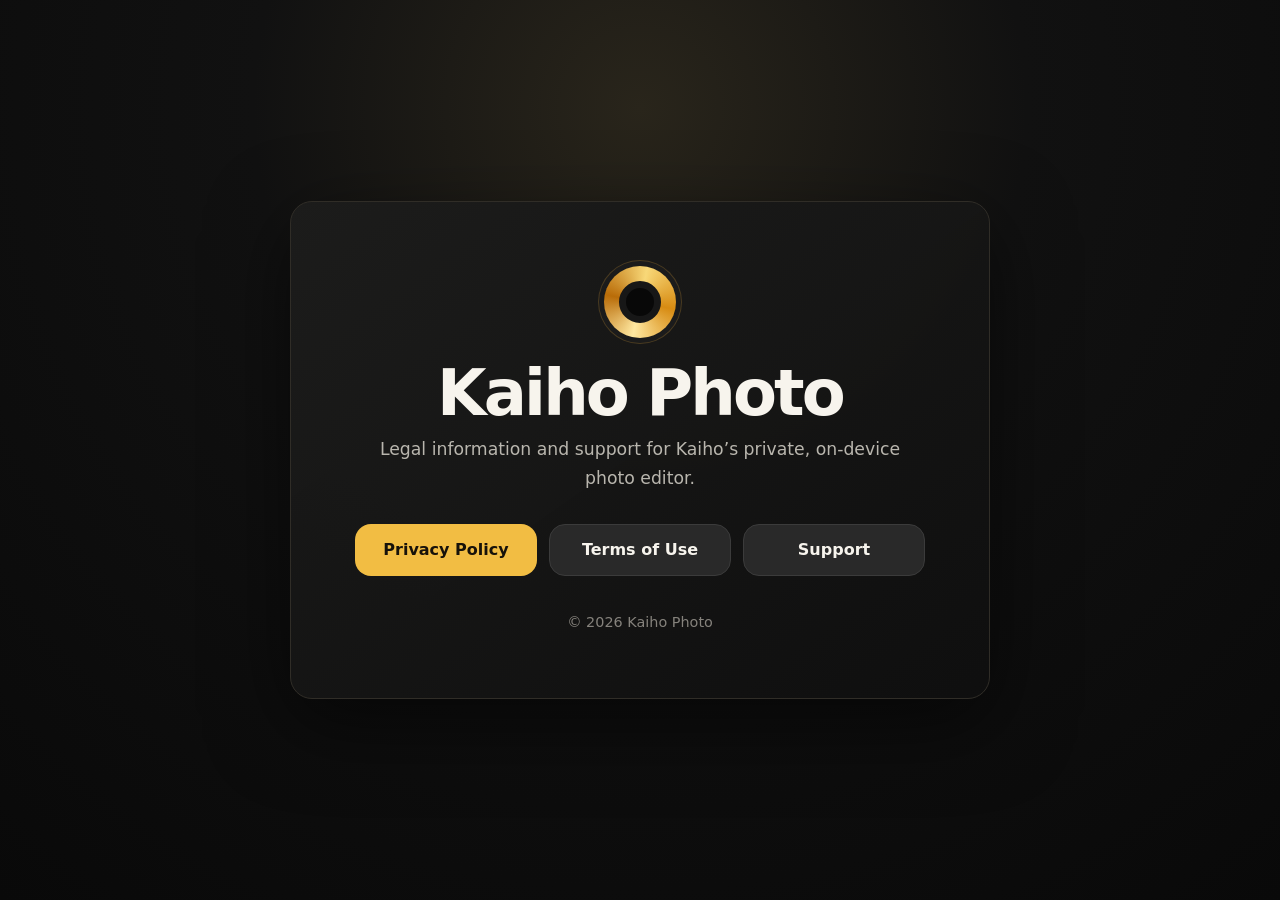
<file: index.html>
<!doctype html>
<html lang="en">
<head>
  <meta charset="utf-8">
  <meta name="viewport" content="width=device-width, initial-scale=1">
  <meta name="description" content="Kaiho Photo legal information and support.">
  <title>Kaiho Photo — Legal &amp; Support</title>
  <link rel="icon" href="favicon.svg" type="image/svg+xml">
  <link rel="stylesheet" href="assets/site.css">
</head>
<body class="landing">
  <main>
    <div class="mark" aria-hidden="true"></div>
    <h1>Kaiho Photo</h1>
    <p class="tagline">Legal information and support for Kaiho’s private, on-device photo editor.</p>
    <nav class="link-grid" aria-label="Legal and support links">
      <a href="privacy/">Privacy Policy</a>
      <a class="secondary" href="terms/">Terms of Use</a>
      <a class="secondary" href="support/">Support</a>
    </nav>
    <footer>&copy; 2026 Kaiho Photo</footer>
  </main>
</body>
</html>
</file>
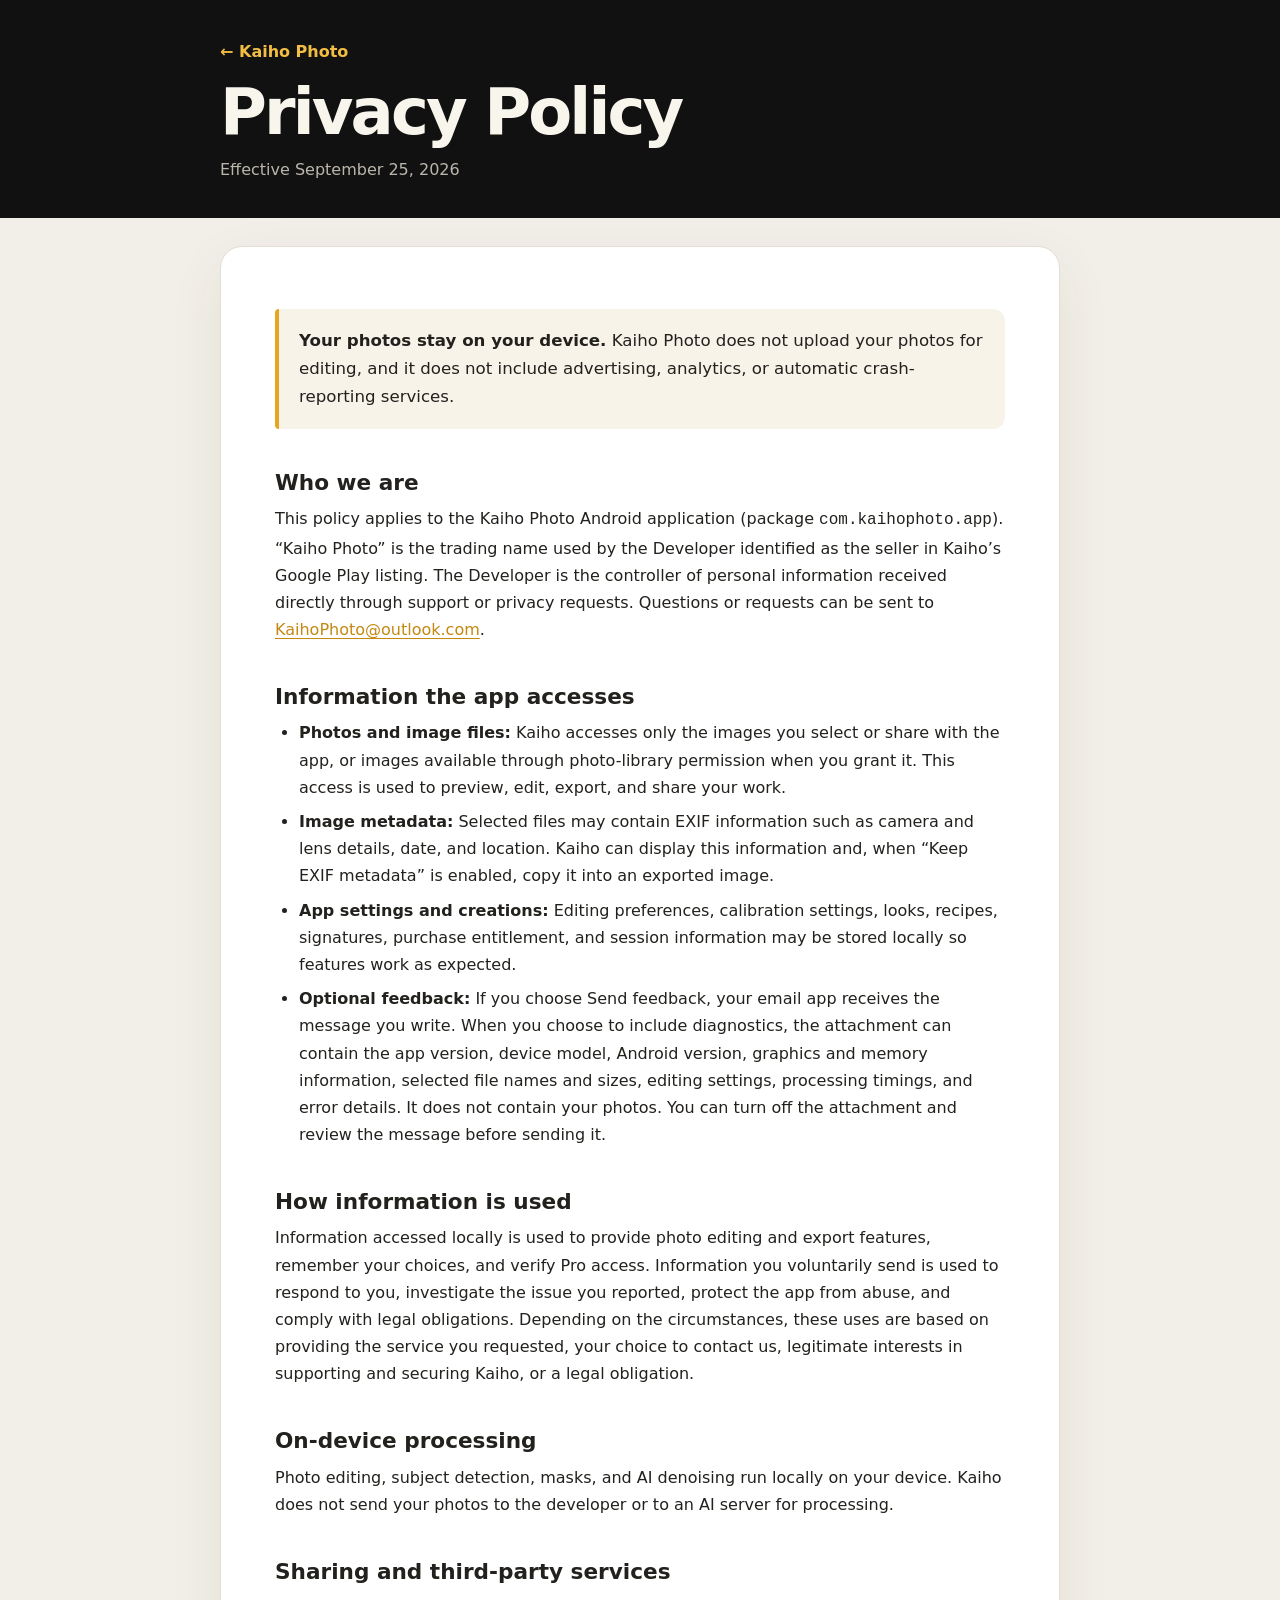
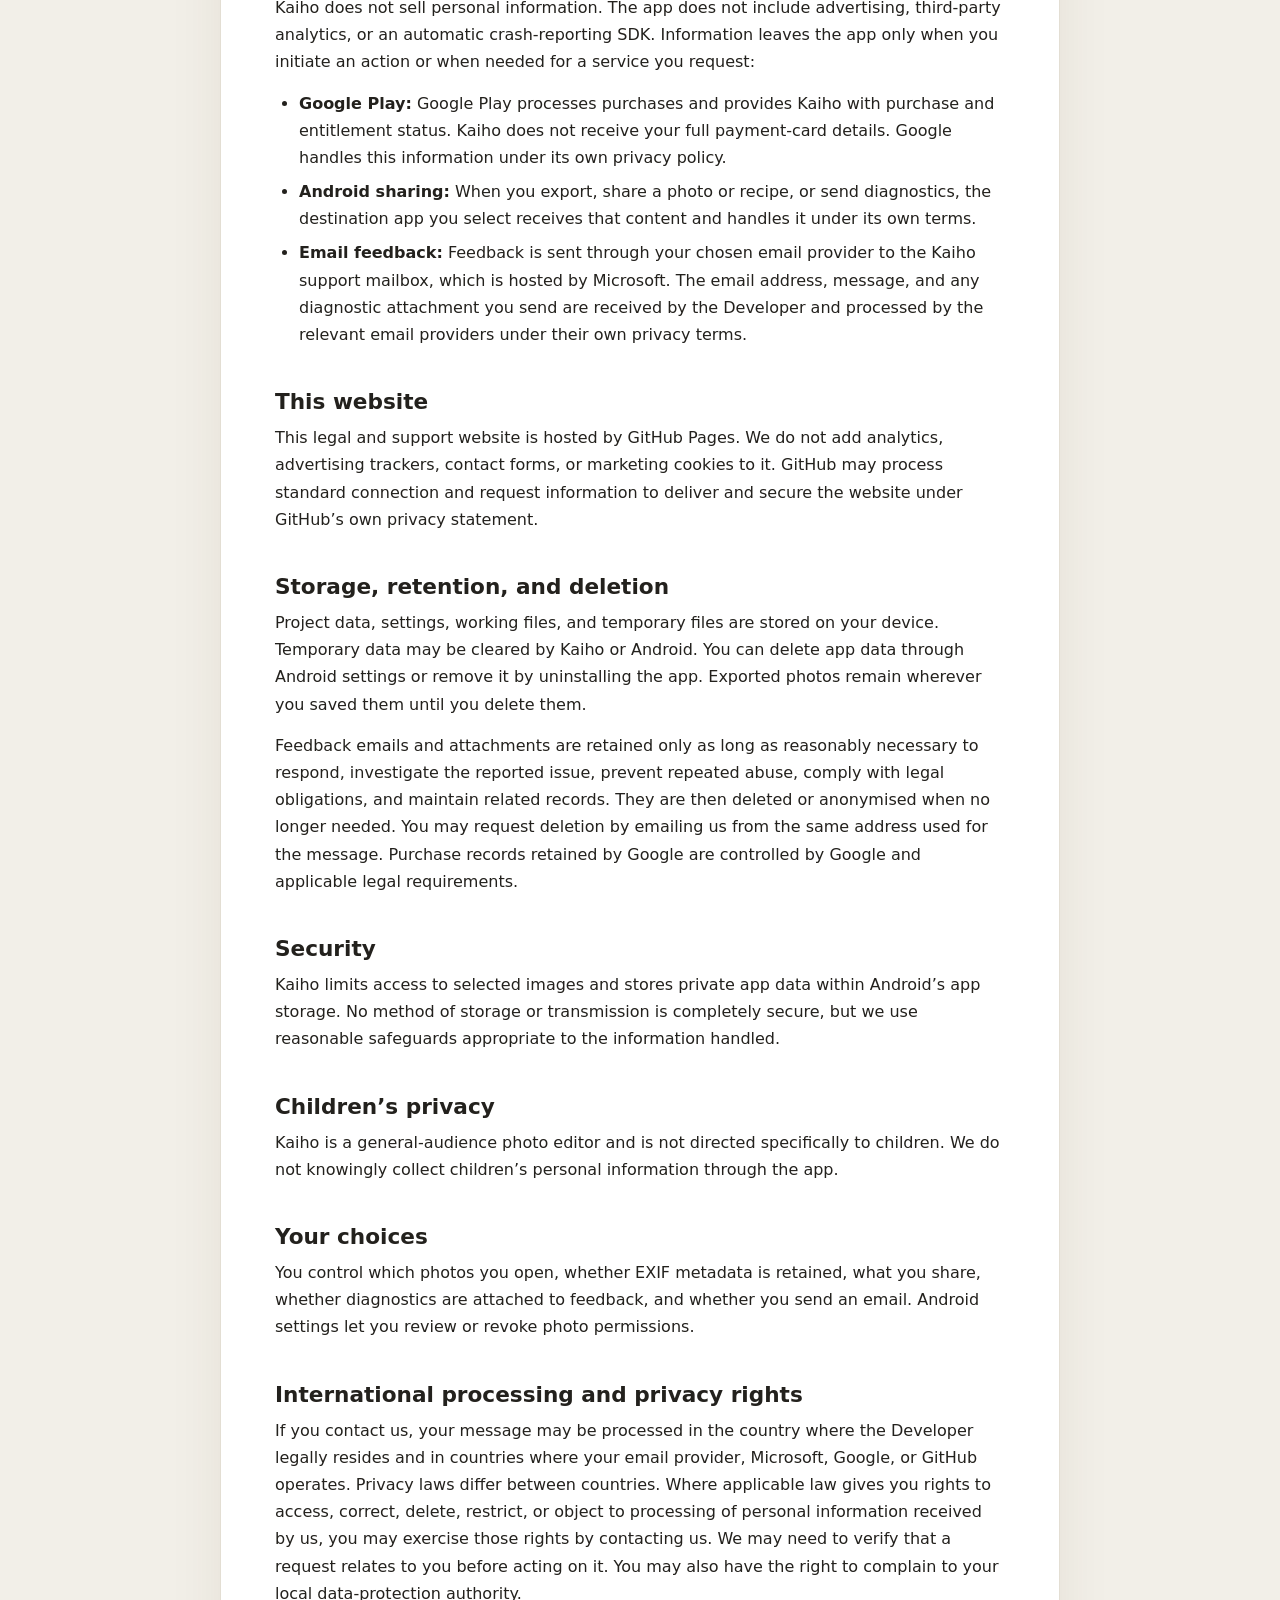
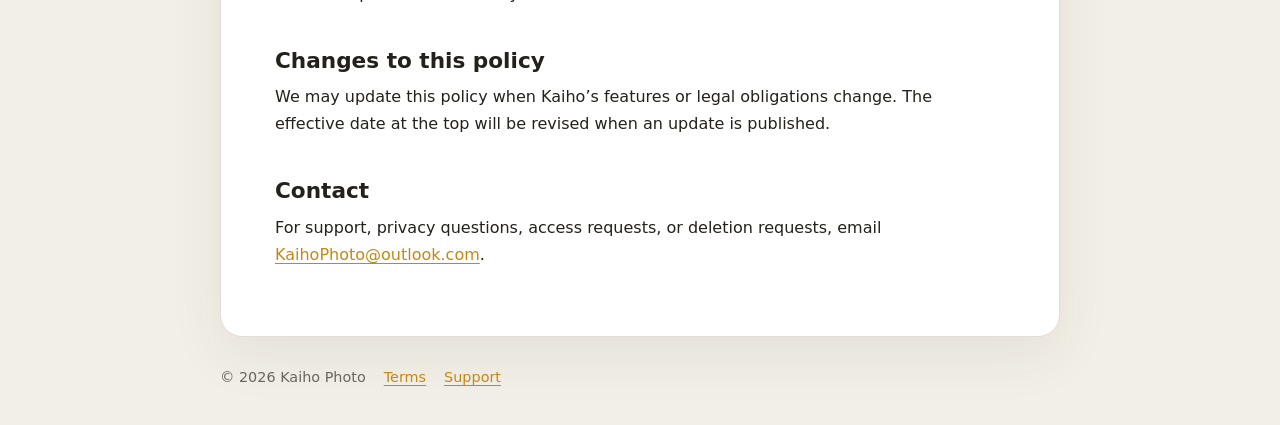
<file: privacy/index.html>
<!doctype html>
<html lang="en">
<head>
  <meta charset="utf-8">
  <meta name="viewport" content="width=device-width, initial-scale=1">
  <meta name="description" content="Privacy Policy for the Kaiho Photo Android application.">
  <title>Privacy Policy — Kaiho Photo</title>
  <link rel="icon" href="../favicon.svg" type="image/svg+xml">
  <link rel="stylesheet" href="../assets/site.css">
</head>
<body>
  <header><div class="header-inner">
    <a class="home-link" href="../">← Kaiho Photo</a>
    <h1>Privacy Policy</h1>
    <p>Effective September 25, 2026</p>
  </div></header>
  <main>
    <p class="summary"><strong>Your photos stay on your device.</strong> Kaiho Photo does not upload your photos for editing, and it does not include advertising, analytics, or automatic crash-reporting services.</p>

    <h2>Who we are</h2>
    <p>This policy applies to the Kaiho Photo Android application (package <code>com.kaihophoto.app</code>). “Kaiho Photo” is the trading name used by the Developer identified as the seller in Kaiho’s Google Play listing. The Developer is the controller of personal information received directly through support or privacy requests. Questions or requests can be sent to <a href="mailto:KaihoPhoto@outlook.com">KaihoPhoto@outlook.com</a>.</p>

    <h2>Information the app accesses</h2>
    <ul>
      <li><strong>Photos and image files:</strong> Kaiho accesses only the images you select or share with the app, or images available through photo-library permission when you grant it. This access is used to preview, edit, export, and share your work.</li>
      <li><strong>Image metadata:</strong> Selected files may contain EXIF information such as camera and lens details, date, and location. Kaiho can display this information and, when “Keep EXIF metadata” is enabled, copy it into an exported image.</li>
      <li><strong>App settings and creations:</strong> Editing preferences, calibration settings, looks, recipes, signatures, purchase entitlement, and session information may be stored locally so features work as expected.</li>
      <li><strong>Optional feedback:</strong> If you choose Send feedback, your email app receives the message you write. When you choose to include diagnostics, the attachment can contain the app version, device model, Android version, graphics and memory information, selected file names and sizes, editing settings, processing timings, and error details. It does not contain your photos. You can turn off the attachment and review the message before sending it.</li>
    </ul>

    <h2>How information is used</h2>
    <p>Information accessed locally is used to provide photo editing and export features, remember your choices, and verify Pro access. Information you voluntarily send is used to respond to you, investigate the issue you reported, protect the app from abuse, and comply with legal obligations. Depending on the circumstances, these uses are based on providing the service you requested, your choice to contact us, legitimate interests in supporting and securing Kaiho, or a legal obligation.</p>

    <h2>On-device processing</h2>
    <p>Photo editing, subject detection, masks, and AI denoising run locally on your device. Kaiho does not send your photos to the developer or to an AI server for processing.</p>

    <h2>Sharing and third-party services</h2>
    <p>Kaiho does not sell personal information. The app does not include advertising, third-party analytics, or an automatic crash-reporting SDK. Information leaves the app only when you initiate an action or when needed for a service you request:</p>
    <ul>
      <li><strong>Google Play:</strong> Google Play processes purchases and provides Kaiho with purchase and entitlement status. Kaiho does not receive your full payment-card details. Google handles this information under its own privacy policy.</li>
      <li><strong>Android sharing:</strong> When you export, share a photo or recipe, or send diagnostics, the destination app you select receives that content and handles it under its own terms.</li>
      <li><strong>Email feedback:</strong> Feedback is sent through your chosen email provider to the Kaiho support mailbox, which is hosted by Microsoft. The email address, message, and any diagnostic attachment you send are received by the Developer and processed by the relevant email providers under their own privacy terms.</li>
    </ul>

    <h2>This website</h2>
    <p>This legal and support website is hosted by GitHub Pages. We do not add analytics, advertising trackers, contact forms, or marketing cookies to it. GitHub may process standard connection and request information to deliver and secure the website under GitHub’s own privacy statement.</p>

    <h2>Storage, retention, and deletion</h2>
    <p>Project data, settings, working files, and temporary files are stored on your device. Temporary data may be cleared by Kaiho or Android. You can delete app data through Android settings or remove it by uninstalling the app. Exported photos remain wherever you saved them until you delete them.</p>
    <p>Feedback emails and attachments are retained only as long as reasonably necessary to respond, investigate the reported issue, prevent repeated abuse, comply with legal obligations, and maintain related records. They are then deleted or anonymised when no longer needed. You may request deletion by emailing us from the same address used for the message. Purchase records retained by Google are controlled by Google and applicable legal requirements.</p>

    <h2>Security</h2>
    <p>Kaiho limits access to selected images and stores private app data within Android’s app storage. No method of storage or transmission is completely secure, but we use reasonable safeguards appropriate to the information handled.</p>

    <h2>Children’s privacy</h2>
    <p>Kaiho is a general-audience photo editor and is not directed specifically to children. We do not knowingly collect children’s personal information through the app.</p>

    <h2>Your choices</h2>
    <p>You control which photos you open, whether EXIF metadata is retained, what you share, whether diagnostics are attached to feedback, and whether you send an email. Android settings let you review or revoke photo permissions.</p>

    <h2>International processing and privacy rights</h2>
    <p>If you contact us, your message may be processed in the country where the Developer legally resides and in countries where your email provider, Microsoft, Google, or GitHub operates. Privacy laws differ between countries. Where applicable law gives you rights to access, correct, delete, restrict, or object to processing of personal information received by us, you may exercise those rights by contacting us. We may need to verify that a request relates to you before acting on it. You may also have the right to complain to your local data-protection authority.</p>

    <h2>Changes to this policy</h2>
    <p>We may update this policy when Kaiho’s features or legal obligations change. The effective date at the top will be revised when an update is published.</p>

    <h2>Contact</h2>
    <p>For support, privacy questions, access requests, or deletion requests, email <a href="mailto:KaihoPhoto@outlook.com">KaihoPhoto@outlook.com</a>.</p>
  </main>
  <footer><div class="footer-links"><span>© 2026 Kaiho Photo</span><a href="../terms/">Terms</a><a href="../support/">Support</a></div></footer>
</body>
</html>
</file>
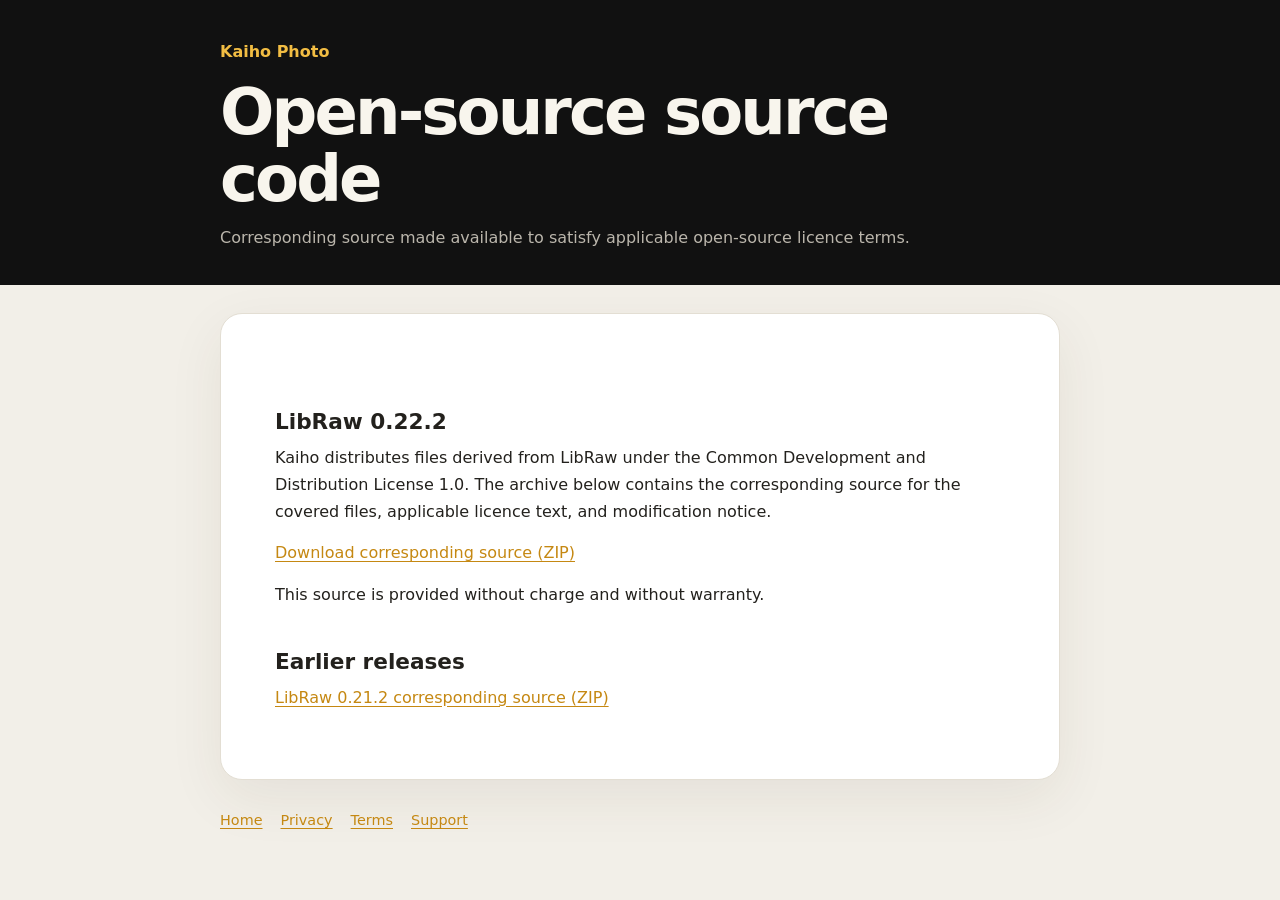
<file: source/index.html>
<!doctype html>
<html lang="en">
<head>
  <meta charset="utf-8">
  <meta name="viewport" content="width=device-width, initial-scale=1">
  <meta name="description" content="Source code offered for open-source components distributed with Kaiho Photo.">
  <title>Kaiho Photo — Open-source Source Code</title>
  <link rel="icon" href="../favicon.svg" type="image/svg+xml">
  <link rel="stylesheet" href="../assets/site.css">
</head>
<body>
  <header>
    <div class="header-inner">
      <a class="home-link" href="../">Kaiho Photo</a>
      <h1>Open-source source code</h1>
      <p>Corresponding source made available to satisfy applicable open-source licence terms.</p>
    </div>
  </header>
  <main>
    <h2>LibRaw 0.22.2</h2>
    <p>
      Kaiho distributes files derived from LibRaw under the Common Development and
      Distribution License 1.0. The archive below contains the corresponding source
      for the covered files, applicable licence text, and modification notice.
    </p>
    <p><a href="libraw-0.22.2-kaiho-covered-source.zip">Download corresponding source (ZIP)</a></p>
    <p>This source is provided without charge and without warranty.</p>
    <h2>Earlier releases</h2>
    <p><a href="libraw-0.21.2-kaiho-covered-source.zip">LibRaw 0.21.2 corresponding source (ZIP)</a></p>
  </main>
  <footer class="footer-links">
    <a href="../">Home</a>
    <a href="../privacy/">Privacy</a>
    <a href="../terms/">Terms</a>
    <a href="../support/">Support</a>
  </footer>
</body>
</html>
</file>
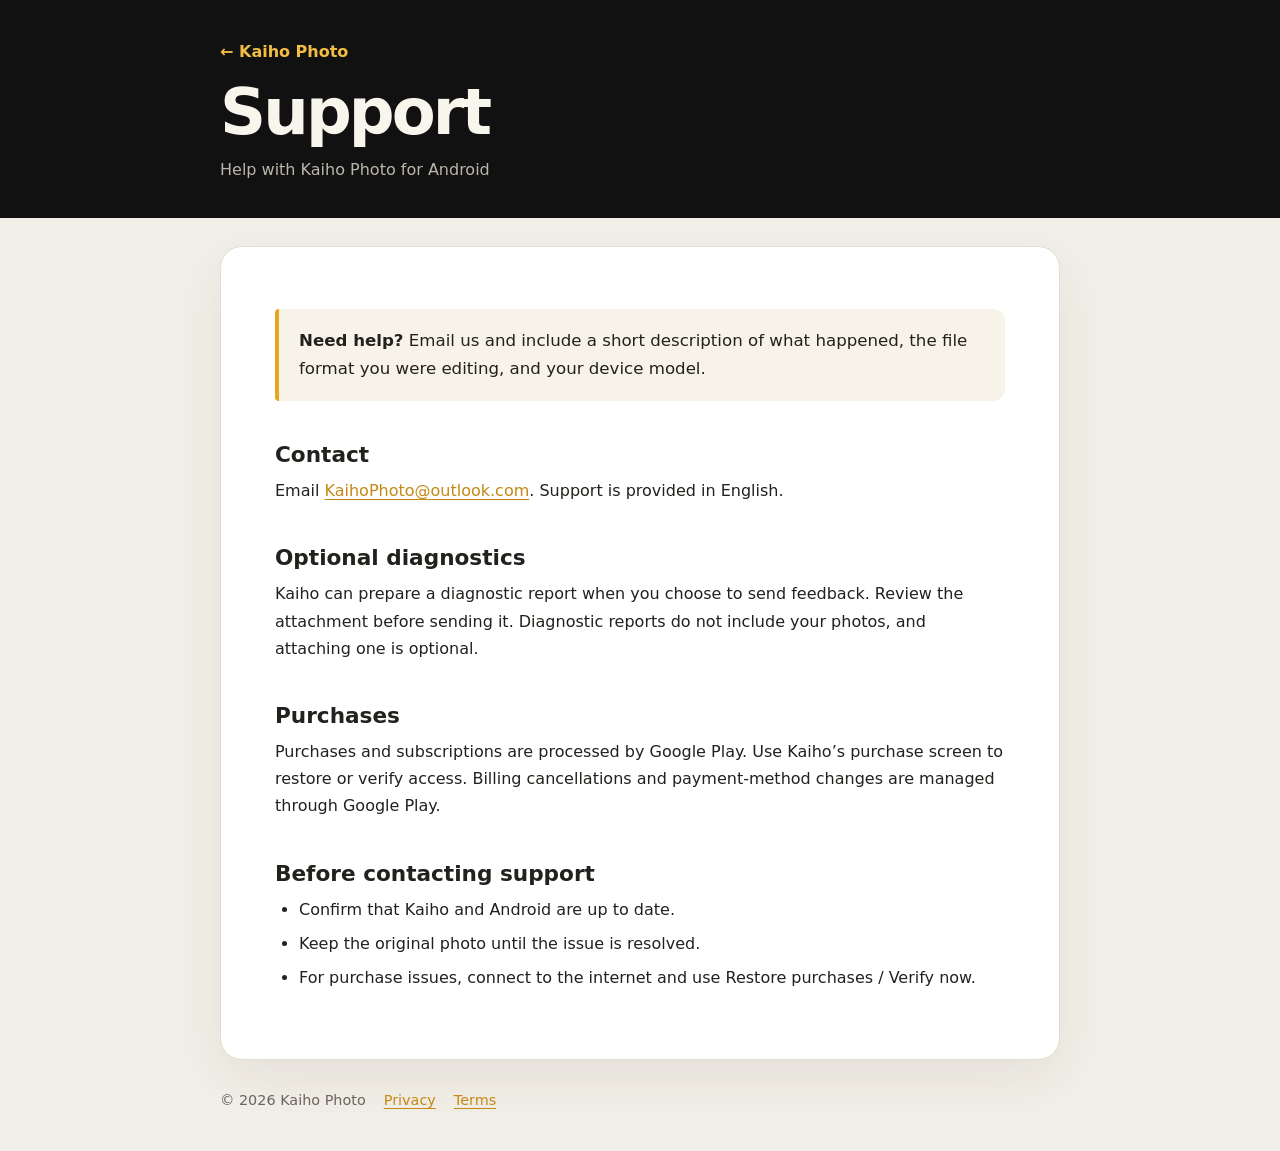
<file: support/index.html>
<!doctype html>
<html lang="en">
<head>
  <meta charset="utf-8">
  <meta name="viewport" content="width=device-width, initial-scale=1">
  <meta name="description" content="Support for the Kaiho Photo Android application.">
  <title>Support — Kaiho Photo</title>
  <link rel="icon" href="../favicon.svg" type="image/svg+xml">
  <link rel="stylesheet" href="../assets/site.css">
</head>
<body>
  <header><div class="header-inner">
    <a class="home-link" href="../">← Kaiho Photo</a>
    <h1>Support</h1>
    <p>Help with Kaiho Photo for Android</p>
  </div></header>
  <main>
    <p class="summary"><strong>Need help?</strong> Email us and include a short description of what happened, the file format you were editing, and your device model.</p>

    <h2>Contact</h2>
    <p>Email <a href="mailto:KaihoPhoto@outlook.com">KaihoPhoto@outlook.com</a>. Support is provided in English.</p>

    <h2>Optional diagnostics</h2>
    <p>Kaiho can prepare a diagnostic report when you choose to send feedback. Review the attachment before sending it. Diagnostic reports do not include your photos, and attaching one is optional.</p>

    <h2>Purchases</h2>
    <p>Purchases and subscriptions are processed by Google Play. Use Kaiho’s purchase screen to restore or verify access. Billing cancellations and payment-method changes are managed through Google Play.</p>

    <h2>Before contacting support</h2>
    <ul>
      <li>Confirm that Kaiho and Android are up to date.</li>
      <li>Keep the original photo until the issue is resolved.</li>
      <li>For purchase issues, connect to the internet and use Restore purchases / Verify now.</li>
    </ul>
  </main>
  <footer><div class="footer-links"><span>© 2026 Kaiho Photo</span><a href="../privacy/">Privacy</a><a href="../terms/">Terms</a></div></footer>
</body>
</html>
</file>
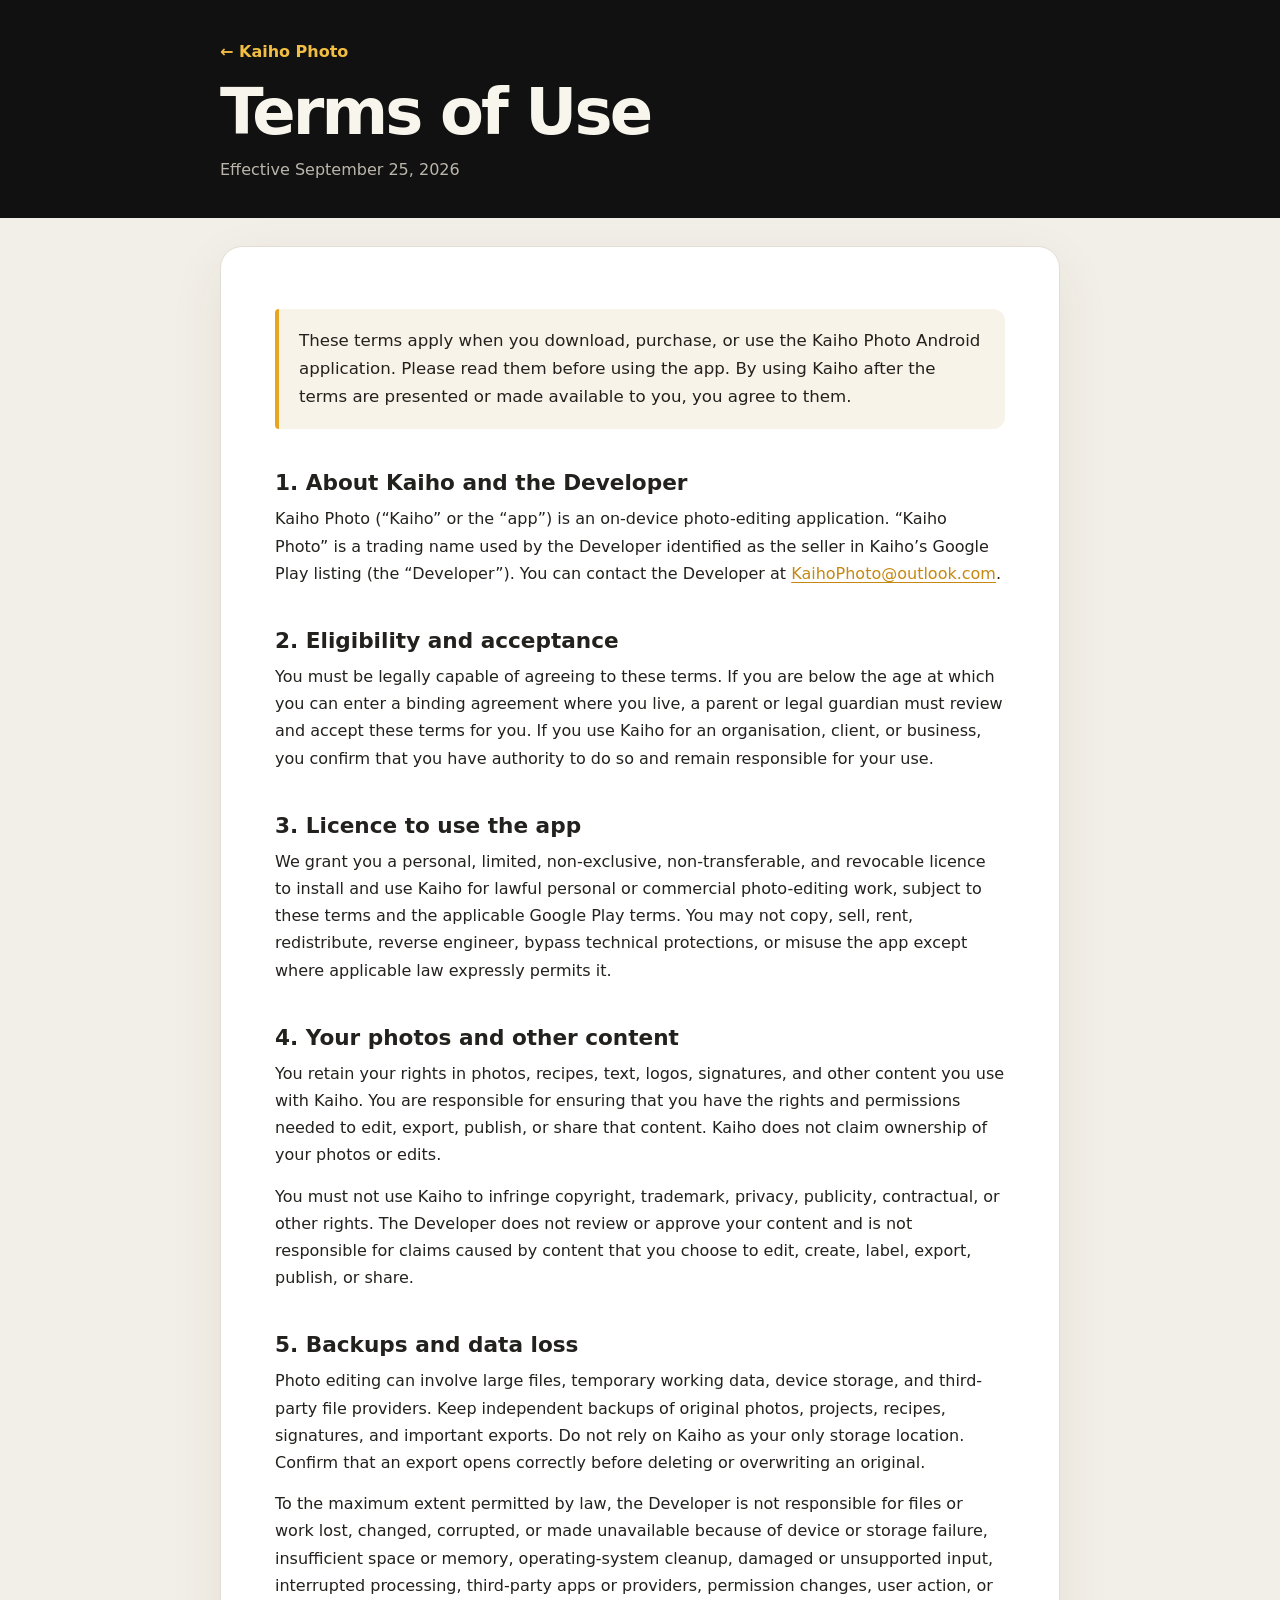
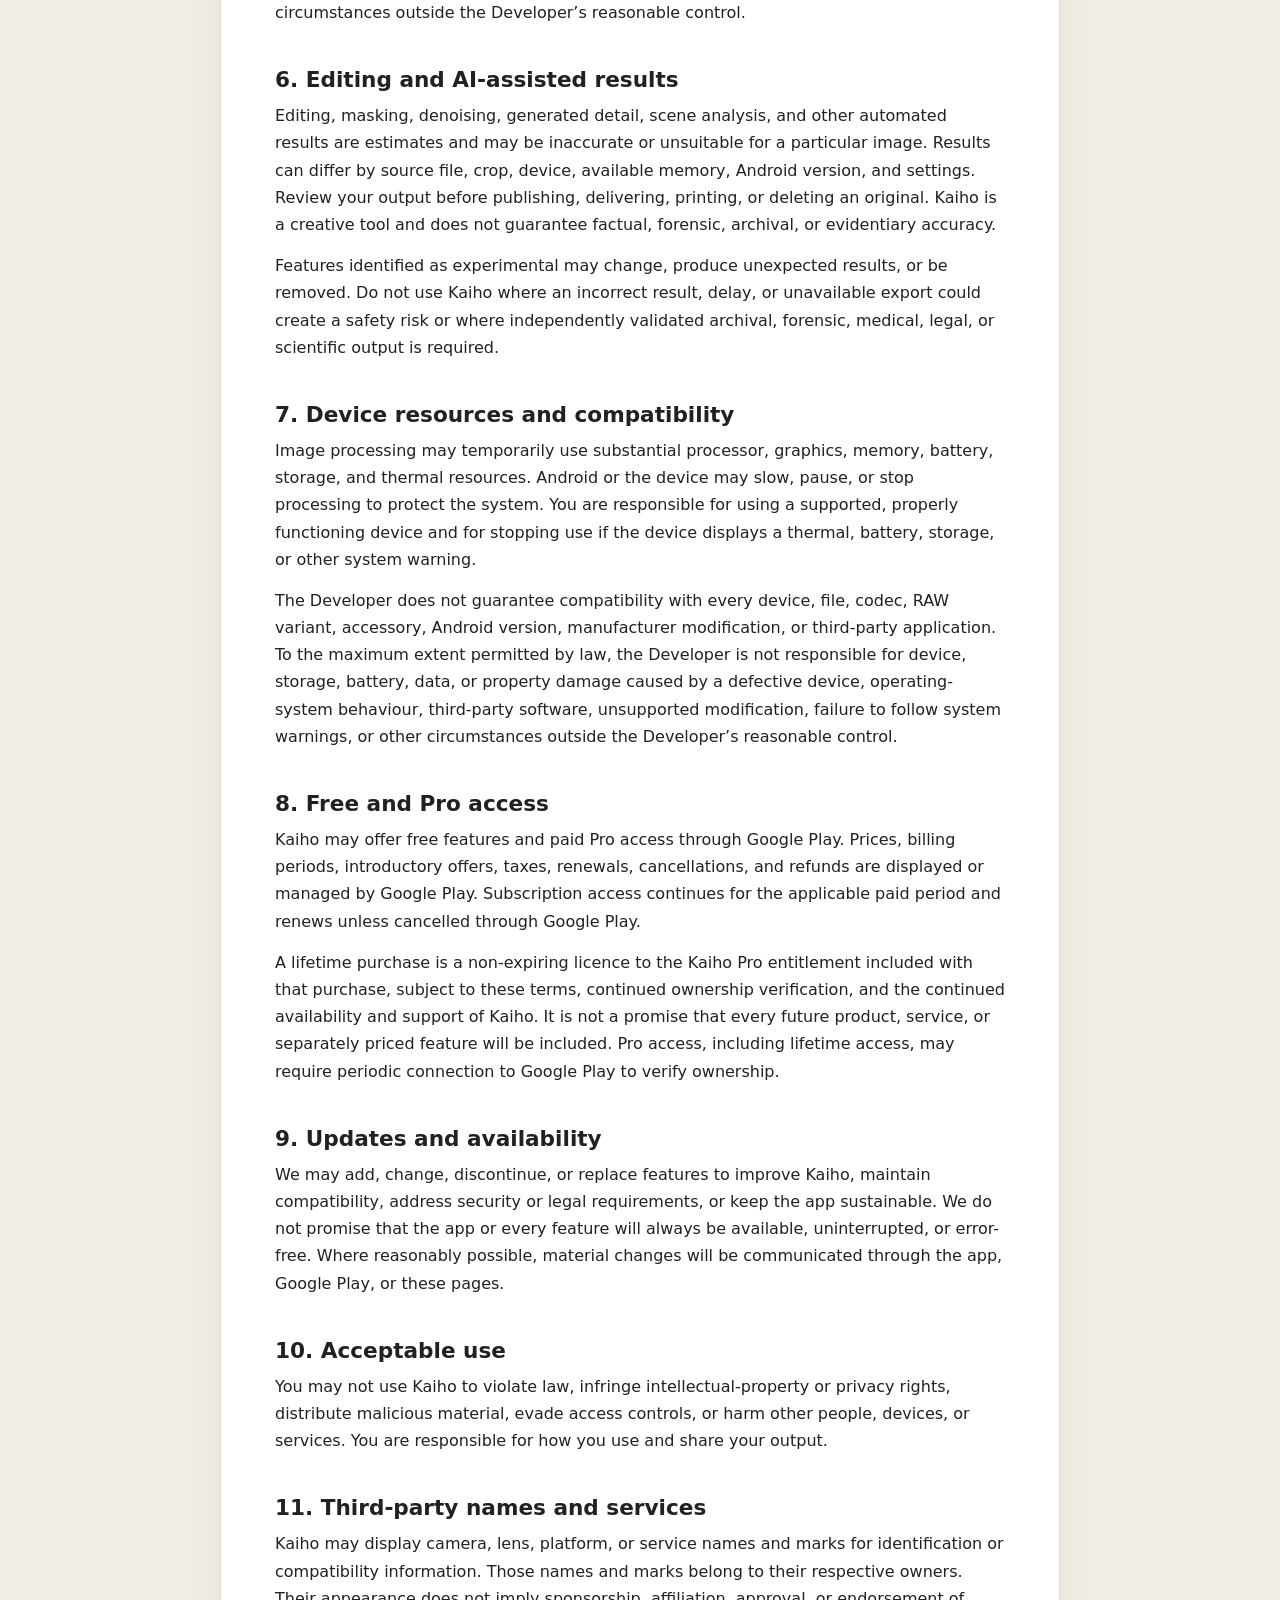
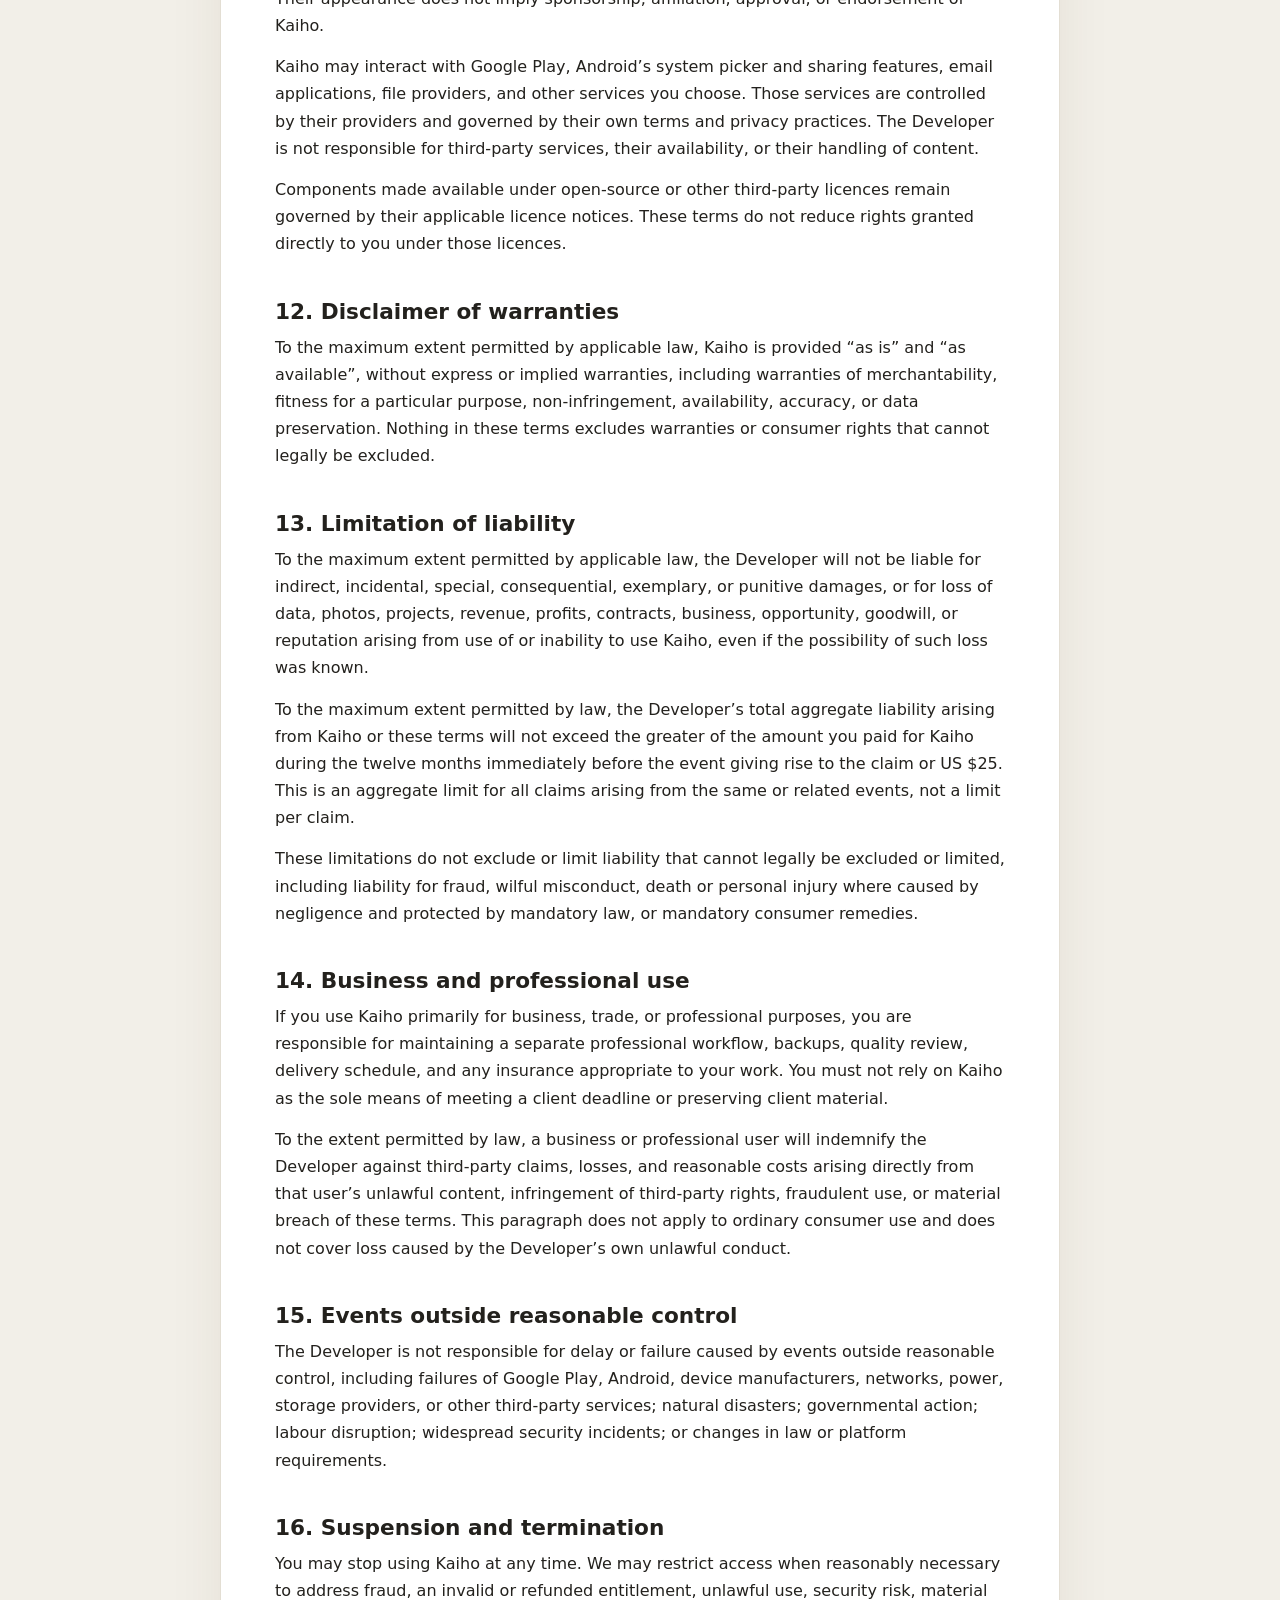
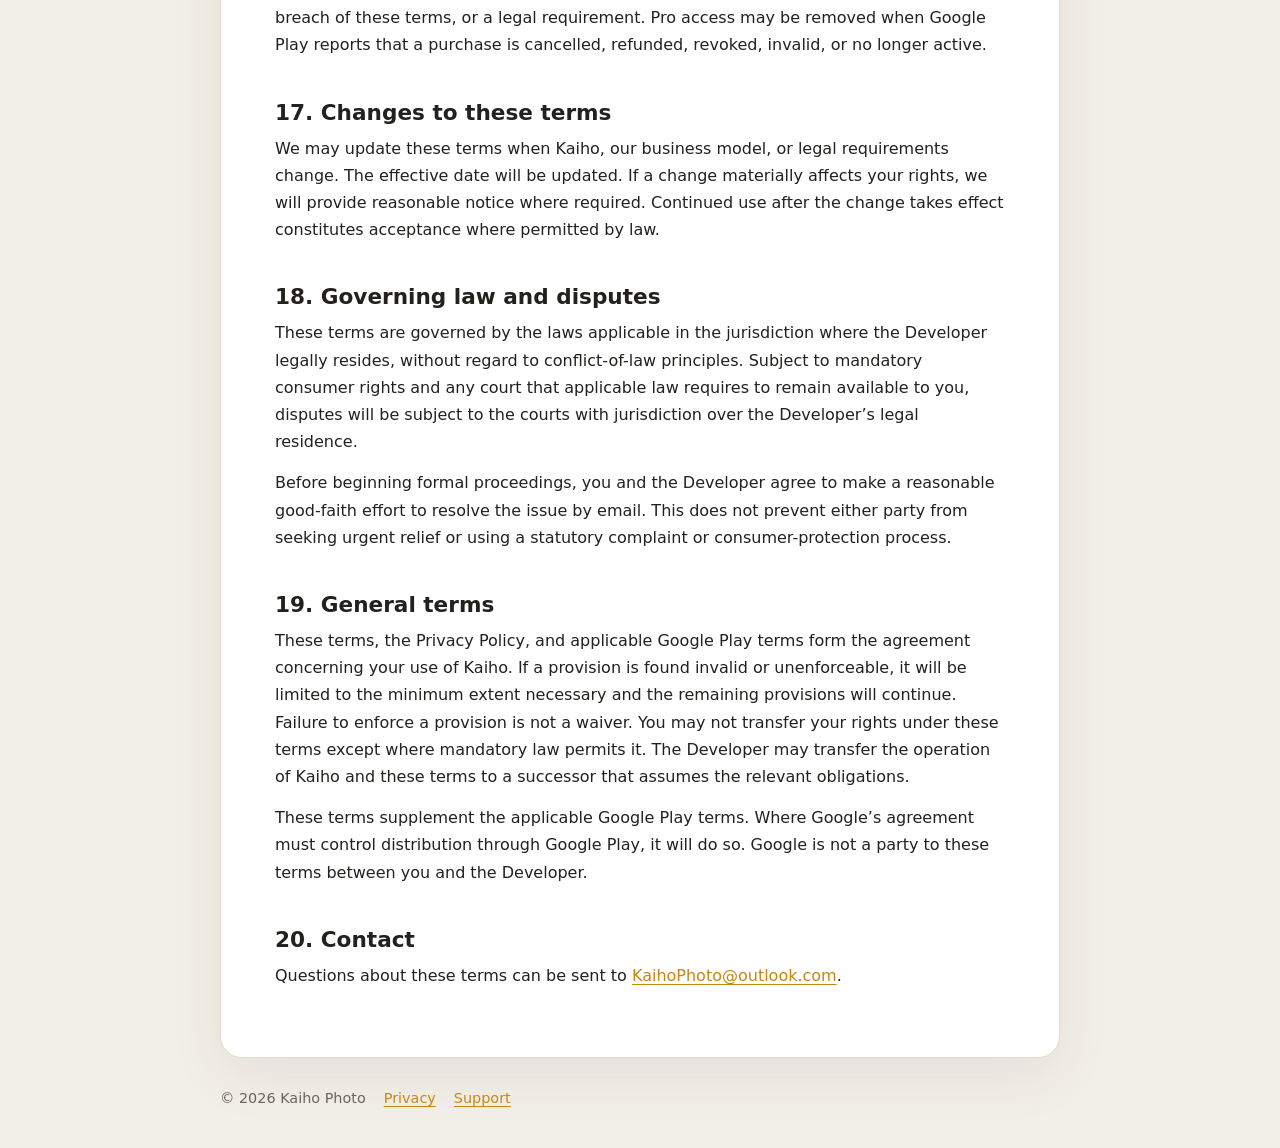
<file: terms/index.html>
<!doctype html>
<html lang="en">
<head>
  <meta charset="utf-8">
  <meta name="viewport" content="width=device-width, initial-scale=1">
  <meta name="description" content="Terms of Use for the Kaiho Photo Android application.">
  <title>Terms of Use — Kaiho Photo</title>
  <link rel="icon" href="../favicon.svg" type="image/svg+xml">
  <link rel="stylesheet" href="../assets/site.css">
</head>
<body>
  <header><div class="header-inner">
    <a class="home-link" href="../">← Kaiho Photo</a>
    <h1>Terms of Use</h1>
    <p>Effective September 25, 2026</p>
  </div></header>
  <main>
    <p class="summary">These terms apply when you download, purchase, or use the Kaiho Photo Android application. Please read them before using the app. By using Kaiho after the terms are presented or made available to you, you agree to them.</p>

    <h2>1. About Kaiho and the Developer</h2>
    <p>Kaiho Photo (“Kaiho” or the “app”) is an on-device photo-editing application. “Kaiho Photo” is a trading name used by the Developer identified as the seller in Kaiho’s Google Play listing (the “Developer”). You can contact the Developer at <a href="mailto:KaihoPhoto@outlook.com">KaihoPhoto@outlook.com</a>.</p>

    <h2>2. Eligibility and acceptance</h2>
    <p>You must be legally capable of agreeing to these terms. If you are below the age at which you can enter a binding agreement where you live, a parent or legal guardian must review and accept these terms for you. If you use Kaiho for an organisation, client, or business, you confirm that you have authority to do so and remain responsible for your use.</p>

    <h2>3. Licence to use the app</h2>
    <p>We grant you a personal, limited, non-exclusive, non-transferable, and revocable licence to install and use Kaiho for lawful personal or commercial photo-editing work, subject to these terms and the applicable Google Play terms. You may not copy, sell, rent, redistribute, reverse engineer, bypass technical protections, or misuse the app except where applicable law expressly permits it.</p>

    <h2>4. Your photos and other content</h2>
    <p>You retain your rights in photos, recipes, text, logos, signatures, and other content you use with Kaiho. You are responsible for ensuring that you have the rights and permissions needed to edit, export, publish, or share that content. Kaiho does not claim ownership of your photos or edits.</p>

    <p>You must not use Kaiho to infringe copyright, trademark, privacy, publicity, contractual, or other rights. The Developer does not review or approve your content and is not responsible for claims caused by content that you choose to edit, create, label, export, publish, or share.</p>

    <h2>5. Backups and data loss</h2>
    <p>Photo editing can involve large files, temporary working data, device storage, and third-party file providers. Keep independent backups of original photos, projects, recipes, signatures, and important exports. Do not rely on Kaiho as your only storage location. Confirm that an export opens correctly before deleting or overwriting an original.</p>
    <p>To the maximum extent permitted by law, the Developer is not responsible for files or work lost, changed, corrupted, or made unavailable because of device or storage failure, insufficient space or memory, operating-system cleanup, damaged or unsupported input, interrupted processing, third-party apps or providers, permission changes, user action, or circumstances outside the Developer’s reasonable control.</p>

    <h2>6. Editing and AI-assisted results</h2>
    <p>Editing, masking, denoising, generated detail, scene analysis, and other automated results are estimates and may be inaccurate or unsuitable for a particular image. Results can differ by source file, crop, device, available memory, Android version, and settings. Review your output before publishing, delivering, printing, or deleting an original. Kaiho is a creative tool and does not guarantee factual, forensic, archival, or evidentiary accuracy.</p>

    <p>Features identified as experimental may change, produce unexpected results, or be removed. Do not use Kaiho where an incorrect result, delay, or unavailable export could create a safety risk or where independently validated archival, forensic, medical, legal, or scientific output is required.</p>

    <h2>7. Device resources and compatibility</h2>
    <p>Image processing may temporarily use substantial processor, graphics, memory, battery, storage, and thermal resources. Android or the device may slow, pause, or stop processing to protect the system. You are responsible for using a supported, properly functioning device and for stopping use if the device displays a thermal, battery, storage, or other system warning.</p>
    <p>The Developer does not guarantee compatibility with every device, file, codec, RAW variant, accessory, Android version, manufacturer modification, or third-party application. To the maximum extent permitted by law, the Developer is not responsible for device, storage, battery, data, or property damage caused by a defective device, operating-system behaviour, third-party software, unsupported modification, failure to follow system warnings, or other circumstances outside the Developer’s reasonable control.</p>

    <h2>8. Free and Pro access</h2>
    <p>Kaiho may offer free features and paid Pro access through Google Play. Prices, billing periods, introductory offers, taxes, renewals, cancellations, and refunds are displayed or managed by Google Play. Subscription access continues for the applicable paid period and renews unless cancelled through Google Play.</p>
    <p>A lifetime purchase is a non-expiring licence to the Kaiho Pro entitlement included with that purchase, subject to these terms, continued ownership verification, and the continued availability and support of Kaiho. It is not a promise that every future product, service, or separately priced feature will be included. Pro access, including lifetime access, may require periodic connection to Google Play to verify ownership.</p>

    <h2>9. Updates and availability</h2>
    <p>We may add, change, discontinue, or replace features to improve Kaiho, maintain compatibility, address security or legal requirements, or keep the app sustainable. We do not promise that the app or every feature will always be available, uninterrupted, or error-free. Where reasonably possible, material changes will be communicated through the app, Google Play, or these pages.</p>

    <h2>10. Acceptable use</h2>
    <p>You may not use Kaiho to violate law, infringe intellectual-property or privacy rights, distribute malicious material, evade access controls, or harm other people, devices, or services. You are responsible for how you use and share your output.</p>

    <h2>11. Third-party names and services</h2>
    <p>Kaiho may display camera, lens, platform, or service names and marks for identification or compatibility information. Those names and marks belong to their respective owners. Their appearance does not imply sponsorship, affiliation, approval, or endorsement of Kaiho.</p>
    <p>Kaiho may interact with Google Play, Android’s system picker and sharing features, email applications, file providers, and other services you choose. Those services are controlled by their providers and governed by their own terms and privacy practices. The Developer is not responsible for third-party services, their availability, or their handling of content.</p>
    <p>Components made available under open-source or other third-party licences remain governed by their applicable licence notices. These terms do not reduce rights granted directly to you under those licences.</p>

    <h2>12. Disclaimer of warranties</h2>
    <p>To the maximum extent permitted by applicable law, Kaiho is provided “as is” and “as available”, without express or implied warranties, including warranties of merchantability, fitness for a particular purpose, non-infringement, availability, accuracy, or data preservation. Nothing in these terms excludes warranties or consumer rights that cannot legally be excluded.</p>

    <h2>13. Limitation of liability</h2>
    <p>To the maximum extent permitted by applicable law, the Developer will not be liable for indirect, incidental, special, consequential, exemplary, or punitive damages, or for loss of data, photos, projects, revenue, profits, contracts, business, opportunity, goodwill, or reputation arising from use of or inability to use Kaiho, even if the possibility of such loss was known.</p>
    <p>To the maximum extent permitted by law, the Developer’s total aggregate liability arising from Kaiho or these terms will not exceed the greater of the amount you paid for Kaiho during the twelve months immediately before the event giving rise to the claim or US&nbsp;$25. This is an aggregate limit for all claims arising from the same or related events, not a limit per claim.</p>
    <p>These limitations do not exclude or limit liability that cannot legally be excluded or limited, including liability for fraud, wilful misconduct, death or personal injury where caused by negligence and protected by mandatory law, or mandatory consumer remedies.</p>

    <h2>14. Business and professional use</h2>
    <p>If you use Kaiho primarily for business, trade, or professional purposes, you are responsible for maintaining a separate professional workflow, backups, quality review, delivery schedule, and any insurance appropriate to your work. You must not rely on Kaiho as the sole means of meeting a client deadline or preserving client material.</p>
    <p>To the extent permitted by law, a business or professional user will indemnify the Developer against third-party claims, losses, and reasonable costs arising directly from that user’s unlawful content, infringement of third-party rights, fraudulent use, or material breach of these terms. This paragraph does not apply to ordinary consumer use and does not cover loss caused by the Developer’s own unlawful conduct.</p>

    <h2>15. Events outside reasonable control</h2>
    <p>The Developer is not responsible for delay or failure caused by events outside reasonable control, including failures of Google Play, Android, device manufacturers, networks, power, storage providers, or other third-party services; natural disasters; governmental action; labour disruption; widespread security incidents; or changes in law or platform requirements.</p>

    <h2>16. Suspension and termination</h2>
    <p>You may stop using Kaiho at any time. We may restrict access when reasonably necessary to address fraud, an invalid or refunded entitlement, unlawful use, security risk, material breach of these terms, or a legal requirement. Pro access may be removed when Google Play reports that a purchase is cancelled, refunded, revoked, invalid, or no longer active.</p>

    <h2>17. Changes to these terms</h2>
    <p>We may update these terms when Kaiho, our business model, or legal requirements change. The effective date will be updated. If a change materially affects your rights, we will provide reasonable notice where required. Continued use after the change takes effect constitutes acceptance where permitted by law.</p>

    <h2>18. Governing law and disputes</h2>
    <p>These terms are governed by the laws applicable in the jurisdiction where the Developer legally resides, without regard to conflict-of-law principles. Subject to mandatory consumer rights and any court that applicable law requires to remain available to you, disputes will be subject to the courts with jurisdiction over the Developer’s legal residence.</p>
    <p>Before beginning formal proceedings, you and the Developer agree to make a reasonable good-faith effort to resolve the issue by email. This does not prevent either party from seeking urgent relief or using a statutory complaint or consumer-protection process.</p>

    <h2>19. General terms</h2>
    <p>These terms, the Privacy Policy, and applicable Google Play terms form the agreement concerning your use of Kaiho. If a provision is found invalid or unenforceable, it will be limited to the minimum extent necessary and the remaining provisions will continue. Failure to enforce a provision is not a waiver. You may not transfer your rights under these terms except where mandatory law permits it. The Developer may transfer the operation of Kaiho and these terms to a successor that assumes the relevant obligations.</p>
    <p>These terms supplement the applicable Google Play terms. Where Google’s agreement must control distribution through Google Play, it will do so. Google is not a party to these terms between you and the Developer.</p>

    <h2>20. Contact</h2>
    <p>Questions about these terms can be sent to <a href="mailto:KaihoPhoto@outlook.com">KaihoPhoto@outlook.com</a>.</p>
  </main>
  <footer><div class="footer-links"><span>© 2026 Kaiho Photo</span><a href="../privacy/">Privacy</a><a href="../support/">Support</a></div></footer>
</body>
</html>
</file>
<file: assets/site.css>
:root {
  color-scheme: light dark;
  --gold: #c58812;
  --gold-bright: #f2bd43;
  --paper: #ffffff;
  --ink: #23211d;
  --muted: #69655d;
  --line: #e3ded3;
  --soft: #f7f3e9;
  --page: #f2efe8;
}

* { box-sizing: border-box; }
html { scroll-behavior: smooth; }
body {
  margin: 0;
  background: var(--page);
  color: var(--ink);
  font: 16px/1.7 system-ui, -apple-system, "Segoe UI", sans-serif;
}
a { color: var(--gold); text-underline-offset: 3px; }
header { background: #111; color: #f8f5ed; }
.header-inner, main, footer { width: min(840px, calc(100% - 36px)); margin: auto; }
.header-inner { padding: 38px 0 34px; }
.home-link { color: var(--gold-bright); font-weight: 700; text-decoration: none; }
h1 {
  margin: 14px 0 4px;
  font-size: clamp(2.25rem, 8vw, 4rem);
  line-height: 1.05;
  letter-spacing: -.045em;
}
header p { margin: 10px 0 0; color: #bbb6ac; }
main {
  margin-top: 28px;
  margin-bottom: 28px;
  padding: clamp(25px, 6vw, 54px);
  background: var(--paper);
  border: 1px solid var(--line);
  border-radius: 22px;
  box-shadow: 0 18px 55px #43371913;
}
.summary {
  padding: 18px 20px;
  border-left: 4px solid #e6a621;
  border-radius: 4px 12px 12px 4px;
  background: var(--soft);
  font-size: 1.04rem;
}
h2 { margin: 40px 0 8px; font-size: 1.35rem; line-height: 1.3; }
p, ul { margin: 8px 0 14px; }
ul { padding-left: 24px; }
li + li { margin-top: 7px; }
strong { font-weight: 750; }
footer { padding: 0 0 38px; color: var(--muted); font-size: .9rem; }
.footer-links { display: flex; flex-wrap: wrap; gap: 8px 18px; }

body.landing {
  min-height: 100vh;
  display: grid;
  place-items: center;
  padding: 28px;
  background: radial-gradient(circle at 50% 12%, #29251b 0, #111 38%, #090909 100%);
  color: #f7f4ed;
}
.landing main {
  width: min(700px, 100%);
  margin: 0;
  padding: clamp(30px, 7vw, 64px);
  border-color: #302d27;
  background: linear-gradient(145deg, rgba(28,28,27,.96), rgba(15,15,15,.98));
  box-shadow: 0 24px 80px #0008;
  text-align: center;
}
.mark {
  width: 72px;
  height: 72px;
  margin: 0 auto 22px;
  display: grid;
  place-items: center;
  border-radius: 50%;
  background: conic-gradient(from 12deg, #f8d878, #d78b12, #ffe8a0, #b96c08, #f8d878);
  box-shadow: 0 0 0 5px #1b1b1b, 0 0 0 6px #4a3b20;
}
.mark::after {
  content: "";
  width: 28px;
  height: 28px;
  border: 7px solid #171717;
  border-radius: 50%;
  background: #080808;
}
.landing h1 { margin: 0; }
.tagline { margin: 8px 0 30px; color: #b9b6ae; font-size: 1.08rem; }
.link-grid { display: grid; grid-template-columns: repeat(3, minmax(0, 1fr)); gap: 12px; }
.link-grid a {
  min-height: 52px;
  display: inline-flex;
  align-items: center;
  justify-content: center;
  padding: 10px 15px;
  border-radius: 16px;
  color: #17120a;
  background: var(--gold-bright);
  font-weight: 750;
  text-decoration: none;
}
.link-grid a.secondary { color: #f7f4ed; background: #292929; border: 1px solid #3b3b3b; }
.landing footer { width: auto; padding: 0; margin-top: 34px; color: #85827c; }

@media (max-width: 620px) {
  .link-grid { grid-template-columns: 1fr; }
}

@media (prefers-color-scheme: dark) {
  :root {
    --paper: #171717;
    --ink: #eeeae2;
    --muted: #aaa59b;
    --line: #34312c;
    --soft: #242119;
    --page: #0c0c0c;
  }
}
</file>
